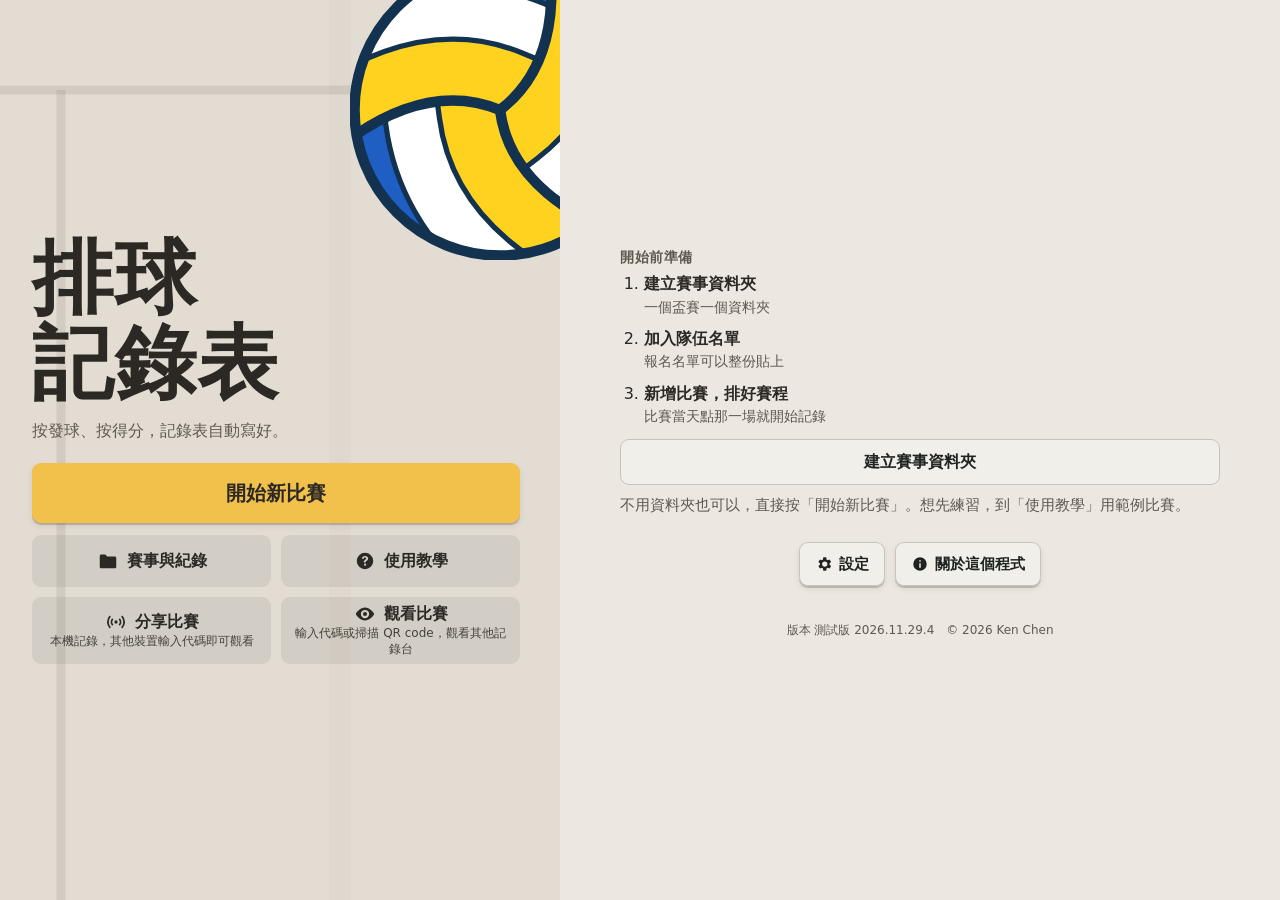
<file: next/index.html>
<!doctype html>
<html lang="zh-Hant">
<meta charset="utf-8">
<meta name="viewport" content="width=device-width,initial-scale=1,viewport-fit=cover">
<meta name="robots" content="noindex">
<title>排球電子記錄表（測試版）</title>
<!-- 11/23 預覽版拿掉，只留正式版和測試版：舊網址直接轉到測試版 -->
<script>location.replace('../beta/'+location.search+location.hash)</script>
<meta http-equiv="refresh" content="0;url=../beta/">
<body style="font:16px/1.6 system-ui,sans-serif;padding:24px">
<p>預覽版已經併進測試版，正在前往測試版…</p>
<p><a href="../beta/">沒有自動跳轉請按這裡</a></p>
</body>
</html>
</file>
